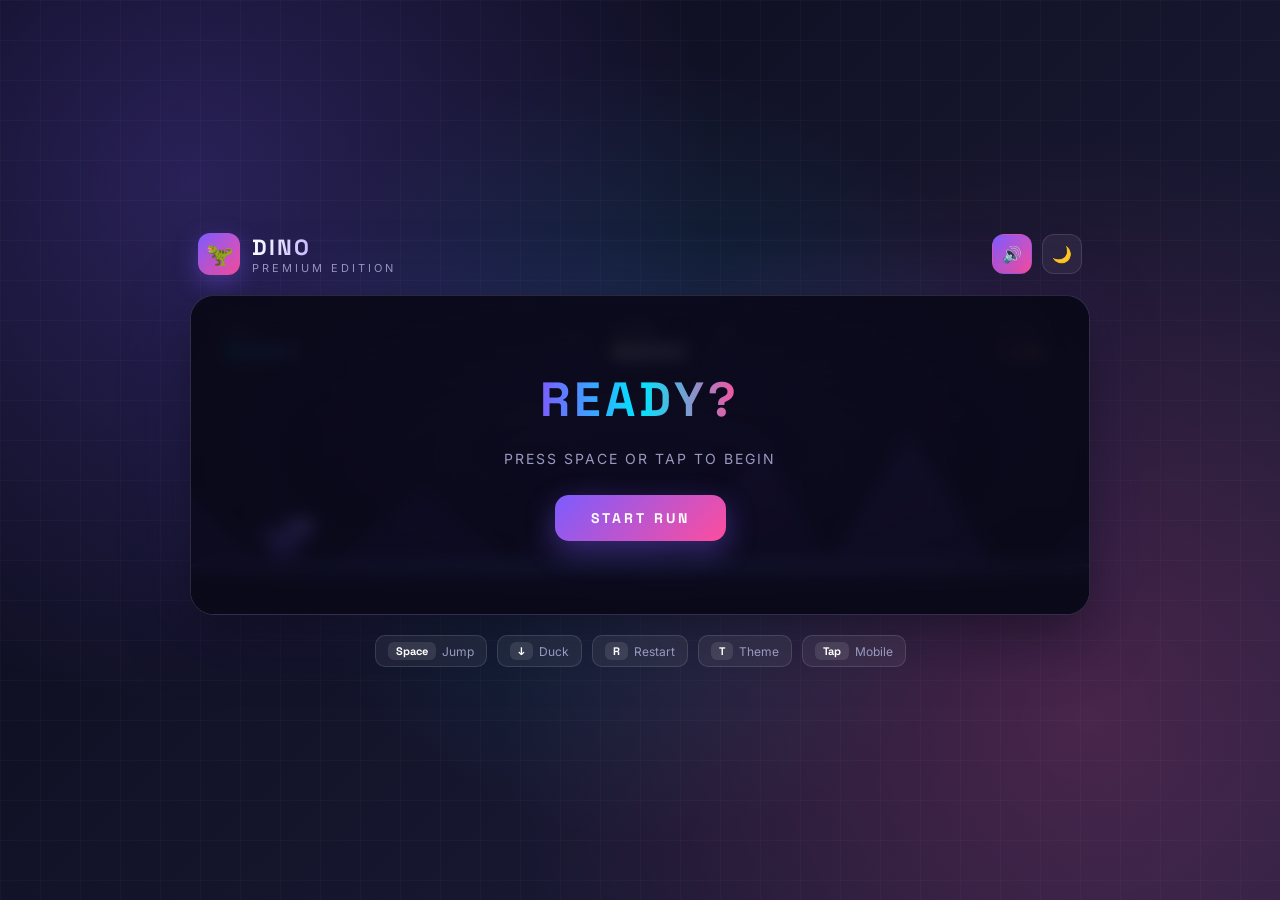
<file: Dino game/index.html>
<!DOCTYPE html>
<html lang="en">
<head>
<meta charset="UTF-8">
<title>DINO — Premium Edition</title>
<link rel="preconnect" href="https://fonts.googleapis.com">
<link rel="preconnect" href="https://fonts.gstatic.com" crossorigin>
<link href="https://fonts.googleapis.com/css2?family=Inter:wght@400;600;800;900&family=Space+Grotesk:wght@500;700&display=swap" rel="stylesheet">
<style>
  :root {
    /* Dark theme (default) */
    --bg-0: #0a0a1a;
    --bg-1: #14142b;
    --bg-2: #1f1f3d;
    --accent-1: #7c5cff;
    --accent-2: #00e5ff;
    --accent-3: #ff4d9d;
    --text: #ffffff;
    --text-dim: #9a9ac0;
    --glass: rgba(255, 255, 255, 0.06);
    --glass-border: rgba(255, 255, 255, 0.12);
    --mesh-1: rgba(124, 92, 255, 0.25);
    --mesh-2: rgba(255, 77, 157, 0.2);
    --mesh-3: rgba(0, 229, 255, 0.12);
    --grid: rgba(255,255,255,0.025);
    --shadow: 0 20px 60px rgba(0,0,0,0.5);
    --game-shadow: 0 20px 60px rgba(0,0,0,0.5), 0 0 0 1px rgba(255,255,255,0.05) inset, 0 0 80px rgba(124, 92, 255, 0.15);
  }

  [data-theme="light"] {
    --bg-0: #fafaf7;
    --bg-1: #ffffff;
    --bg-2: #f0efe8;
    --accent-1: #ff7a59;
    --accent-2: #4a90e2;
    --accent-3: #ffb347;
    --text: #1a1a2e;
    --text-dim: #6b6b80;
    --glass: rgba(255, 255, 255, 0.7);
    --glass-border: rgba(0, 0, 0, 0.08);
    --mesh-1: rgba(255, 122, 89, 0.18);
    --mesh-2: rgba(255, 179, 71, 0.15);
    --mesh-3: rgba(74, 144, 226, 0.12);
    --grid: rgba(0,0,0,0.03);
    --shadow: 0 20px 60px rgba(0,0,0,0.08);
    --game-shadow: 0 20px 60px rgba(0,0,0,0.1), 0 0 0 1px rgba(0,0,0,0.05) inset;
  }

  * { margin: 0; padding: 0; box-sizing: border-box; }

  html, body {
    height: 100%;
    overflow: hidden;
    font-family: 'Inter', system-ui, sans-serif;
    color: var(--text);
    background: var(--bg-0);
    transition: background 0.6s ease, color 0.4s ease;
  }

  body {
    background:
      radial-gradient(circle at 15% 20%, var(--mesh-1), transparent 40%),
      radial-gradient(circle at 85% 80%, var(--mesh-2), transparent 45%),
      radial-gradient(circle at 50% 50%, var(--mesh-3), transparent 50%),
      linear-gradient(135deg, var(--bg-0) 0%, var(--bg-1) 50%, var(--bg-2) 100%);
    animation: bgShift 20s ease-in-out infinite alternate;
  }
  @keyframes bgShift {
    0%   { background-position: 0% 0%, 100% 100%, 50% 50%, 0 0; }
    100% { background-position: 20% 10%, 80% 90%, 60% 40%, 0 0; }
  }

  body::before {
    content: '';
    position: fixed; inset: 0;
    background-image:
      linear-gradient(var(--grid) 1px, transparent 1px),
      linear-gradient(90deg, var(--grid) 1px, transparent 1px);
    background-size: 40px 40px;
    pointer-events: none;
    z-index: 0;
  }

  .app {
    position: relative;
    z-index: 1;
    display: flex;
    flex-direction: column;
    align-items: center;
    justify-content: center;
    min-height: 100vh;
    padding: 20px;
    gap: 20px;
  }

  .header {
    width: 100%;
    max-width: 900px;
    display: flex;
    align-items: center;
    justify-content: space-between;
    padding: 0 8px;
  }

  .brand {
    display: flex;
    align-items: center;
    gap: 12px;
  }
  .brand-logo {
    width: 42px; height: 42px;
    border-radius: 12px;
    background: linear-gradient(135deg, var(--accent-1), var(--accent-3));
    display: grid; place-items: center;
    font-size: 22px;
    box-shadow: 0 8px 24px rgba(124, 92, 255, 0.4);
    transition: background 0.4s ease;
  }
  .brand-text h1 {
    font-family: 'Space Grotesk', sans-serif;
    font-size: 22px;
    font-weight: 700;
    letter-spacing: 2px;
    background: linear-gradient(90deg, var(--text), var(--accent-1));
    -webkit-background-clip: text;
    background-clip: text;
    color: transparent;
  }
  .brand-text p {
    font-size: 11px;
    color: var(--text-dim);
    letter-spacing: 3px;
    text-transform: uppercase;
  }

  .header-actions {
    display: flex;
    gap: 10px;
  }
  .icon-btn {
    width: 40px; height: 40px;
    border-radius: 12px;
    background: var(--glass);
    border: 1px solid var(--glass-border);
    backdrop-filter: blur(10px);
    -webkit-backdrop-filter: blur(10px);
    color: var(--text);
    cursor: pointer;
    display: grid; place-items: center;
    transition: all 0.25s ease;
    font-size: 16px;
  }
  .icon-btn:hover {
    transform: translateY(-2px);
    box-shadow: 0 6px 20px rgba(124, 92, 255, 0.25);
  }
  .icon-btn.active {
    background: linear-gradient(135deg, var(--accent-1), var(--accent-3));
    border-color: transparent;
    color: #fff;
  }

  .game-wrap {
    position: relative;
    width: 100%;
    max-width: 900px;
    aspect-ratio: 900 / 320;
    border-radius: 24px;
    overflow: hidden;
    background: linear-gradient(180deg, #1a1035 0%, #0f0a20 100%);
    border: 1px solid var(--glass-border);
    box-shadow: var(--game-shadow);
    transition: box-shadow 0.4s ease, border-color 0.4s ease;
  }

  canvas {
    display: block;
    width: 100%;
    height: 100%;
    image-rendering: pixelated;
  }

  .hud {
    position: absolute;
    top: 16px; left: 16px; right: 16px;
    display: flex;
    justify-content: space-between;
    pointer-events: none;
    z-index: 5;
  }

  .stat-card {
    background: rgba(10, 10, 26, 0.55);
    backdrop-filter: blur(16px);
    -webkit-backdrop-filter: blur(16px);
    border: 1px solid var(--glass-border);
    border-radius: 14px;
    padding: 10px 16px;
    display: flex;
    flex-direction: column;
    gap: 2px;
    min-width: 90px;
    transition: background 0.4s ease, border-color 0.4s ease;
  }
  [data-theme="light"] .stat-card {
    background: rgba(255, 255, 255, 0.75);
  }
  .stat-card .label {
    font-size: 10px;
    letter-spacing: 2px;
    color: var(--text-dim);
    text-transform: uppercase;
    font-weight: 600;
  }
  .stat-card .value {
    font-family: 'Space Grotesk', sans-serif;
    font-size: 22px;
    font-weight: 700;
    letter-spacing: 1px;
    background: linear-gradient(90deg, #fff, #c8b8ff);
    -webkit-background-clip: text;
    background-clip: text;
    color: transparent;
  }
  [data-theme="light"] .stat-card .value {
    background: linear-gradient(90deg, #1a1a2e, #ff7a59);
    -webkit-background-clip: text;
    background-clip: text;
    color: transparent;
  }
  .stat-card.hi .value {
    background: linear-gradient(90deg, #00e5ff, #7c5cff);
    -webkit-background-clip: text;
    background-clip: text;
    color: transparent;
  }
  [data-theme="light"] .stat-card.hi .value {
    background: linear-gradient(90deg, #4a90e2, #ff7a59);
    -webkit-background-clip: text;
    background-clip: text;
    color: transparent;
  }
  .stat-card.speed .value {
    background: linear-gradient(90deg, #ff4d9d, #ffb347);
    -webkit-background-clip: text;
    background-clip: text;
    color: transparent;
  }
  [data-theme="light"] .stat-card.speed .value {
    background: linear-gradient(90deg, #ff7a59, #ffb347);
    -webkit-background-clip: text;
    background-clip: text;
    color: transparent;
  }

  .overlay {
    position: absolute;
    inset: 0;
    display: flex;
    flex-direction: column;
    align-items: center;
    justify-content: center;
    gap: 20px;
    background: radial-gradient(ellipse at center, rgba(10,10,26,0.7), rgba(10,10,26,0.95));
    backdrop-filter: blur(8px);
    -webkit-backdrop-filter: blur(8px);
    z-index: 10;
    opacity: 0;
    pointer-events: none;
    transition: opacity 0.4s ease, background 0.4s ease;
  }
  [data-theme="light"] .overlay {
    background: radial-gradient(ellipse at center, rgba(255,255,255,0.7), rgba(250,250,247,0.95));
  }
  .overlay.show {
    opacity: 1;
    pointer-events: auto;
  }

  .overlay h2 {
    font-family: 'Space Grotesk', sans-serif;
    font-size: 48px;
    font-weight: 700;
    letter-spacing: 4px;
    background: linear-gradient(90deg, #7c5cff, #00e5ff, #ff4d9d);
    -webkit-background-clip: text;
    background-clip: text;
    color: transparent;
    text-align: center;
  }
  [data-theme="light"] .overlay h2 {
    background: linear-gradient(90deg, #ff7a59, #4a90e2, #ffb347);
    -webkit-background-clip: text;
    background-clip: text;
    color: transparent;
  }
  .overlay p {
    color: var(--text-dim);
    font-size: 14px;
    letter-spacing: 2px;
    text-transform: uppercase;
  }

  .game-over-title {
    font-family: 'Space Grotesk', sans-serif;
    font-size: 42px;
    font-weight: 700;
    letter-spacing: 6px;
    background: linear-gradient(90deg, #ff4d9d, #ff8a5c);
    -webkit-background-clip: text;
    background-clip: text;
    color: transparent;
  }
  [data-theme="light"] .game-over-title {
    background: linear-gradient(90deg, #ff7a59, #ffb347);
    -webkit-background-clip: text;
    background-clip: text;
    color: transparent;
  }

  .stats-grid {
    display: grid;
    grid-template-columns: repeat(3, 1fr);
    gap: 14px;
    margin-top: 10px;
  }
  .stats-grid .stat-card {
    min-width: 120px;
    text-align: center;
  }

  .btn-primary {
    margin-top: 8px;
    padding: 14px 36px;
    font-family: 'Space Grotesk', sans-serif;
    font-size: 14px;
    font-weight: 700;
    letter-spacing: 3px;
    text-transform: uppercase;
    color: #fff;
    background: linear-gradient(135deg, var(--accent-1), var(--accent-3));
    border: none;
    border-radius: 14px;
    cursor: pointer;
    box-shadow: 0 10px 30px rgba(124, 92, 255, 0.4);
    transition: all 0.2s ease;
  }
  .btn-primary:hover {
    transform: translateY(-2px);
    box-shadow: 0 14px 40px rgba(124, 92, 255, 0.6);
  }
  .btn-primary:active { transform: translateY(0); }

  .achievement {
    position: absolute;
    top: 80px;
    left: 50%;
    transform: translate(-50%, -20px);
    background: linear-gradient(135deg, rgba(124, 92, 255, 0.9), rgba(255, 77, 157, 0.9));
    padding: 10px 22px;
    border-radius: 100px;
    font-family: 'Space Grotesk', sans-serif;
    font-weight: 700;
    font-size: 14px;
    letter-spacing: 2px;
    color: #fff;
    box-shadow: 0 10px 30px rgba(124, 92, 255, 0.5);
    opacity: 0;
    pointer-events: none;
    transition: all 0.4s cubic-bezier(0.34, 1.56, 0.64, 1);
    z-index: 20;
  }
  [data-theme="light"] .achievement {
    background: linear-gradient(135deg, rgba(255, 122, 89, 0.95), rgba(255, 179, 71, 0.95));
    box-shadow: 0 10px 30px rgba(255, 122, 89, 0.4);
  }
  .achievement.show {
    opacity: 1;
    transform: translate(-50%, 0);
  }

  .footer {
    display: flex;
    gap: 10px;
    flex-wrap: wrap;
    justify-content: center;
  }
  .key {
    display: inline-flex;
    align-items: center;
    gap: 6px;
    padding: 6px 12px;
    background: var(--glass);
    border: 1px solid var(--glass-border);
    border-radius: 10px;
    font-size: 12px;
    color: var(--text-dim);
    backdrop-filter: blur(10px);
    transition: background 0.4s ease, border-color 0.4s ease;
  }
  .key kbd {
    font-family: 'Space Grotesk', sans-serif;
    font-weight: 700;
    color: var(--text);
    background: rgba(255,255,255,0.1);
    padding: 2px 8px;
    border-radius: 6px;
    font-size: 11px;
  }
  [data-theme="light"] .key kbd {
    background: rgba(0,0,0,0.08);
  }

  @media (max-width: 640px) {
    .overlay h2 { font-size: 32px; }
    .stats-grid { grid-template-columns: 1fr; }
    .stats-grid .stat-card { min-width: 200px; }
    .stat-card .value { font-size: 18px; }
    .brand-text h1 { font-size: 18px; }
  }
</style>
</head>
<body data-theme="dark">
  <div class="app">
    <div class="header">
      <div class="brand">
        <div class="brand-logo">🦖</div>
        <div class="brand-text">
          <h1>DINO</h1>
          <p>Premium Edition</p>
        </div>
      </div>
      <div class="header-actions">
        <button class="icon-btn active" id="soundBtn" title="Toggle sound">🔊</button>
        <button class="icon-btn" id="themeBtn" title="Toggle theme">🌙</button>
      </div>
    </div>

    <div class="game-wrap" id="gameWrap">
      <canvas id="game" width="900" height="320"></canvas>

      <div class="hud">
        <div class="stat-card hi">
          <span class="label">Best</span>
          <span class="value" id="hiVal">00000</span>
        </div>
        <div class="stat-card">
          <span class="label">Score</span>
          <span class="value" id="scoreVal">00000</span>
        </div>
        <div class="stat-card speed">
          <span class="label">Speed</span>
          <span class="value" id="speedVal">1.0x</span>
        </div>
      </div>

      <div class="achievement" id="achievement">🏆 MILESTONE</div>

      <div class="overlay show" id="startScreen">
        <h2>READY?</h2>
        <p>Press Space or tap to begin</p>
        <button class="btn-primary" id="startBtn">Start Run</button>
      </div>

      <div class="overlay" id="gameOverScreen">
        <div class="game-over-title">GAME OVER</div>
        <div class="stats-grid">
          <div class="stat-card">
            <span class="label">Score</span>
            <span class="value" id="finalScore">0</span>
          </div>
          <div class="stat-card hi">
            <span class="label">Best</span>
            <span class="value" id="finalHi">0</span>
          </div>
          <div class="stat-card speed">
            <span class="label">Top Speed</span>
            <span class="value" id="finalSpeed">1.0x</span>
          </div>
        </div>
        <button class="btn-primary" id="retryBtn">Run Again</button>
      </div>
    </div>

    <div class="footer">
      <span class="key"><kbd>Space</kbd> Jump</span>
      <span class="key"><kbd>↓</kbd> Duck</span>
      <span class="key"><kbd>R</kbd> Restart</span>
      <span class="key"><kbd>T</kbd> Theme</span>
      <span class="key"><kbd>Tap</kbd> Mobile</span>
    </div>
  </div>

<script>
(() => {
  const canvas = document.getElementById('game');
  const ctx = canvas.getContext('2d');
  const gameWrap = document.getElementById('gameWrap');
  const W = canvas.width, H = canvas.height;
  const GROUND_Y = H - 50;

  const scoreEl = document.getElementById('scoreVal');
  const hiEl = document.getElementById('hiVal');
  const speedEl = document.getElementById('speedVal');
  const startScreen = document.getElementById('startScreen');
  const gameOverScreen = document.getElementById('gameOverScreen');
  const finalScore = document.getElementById('finalScore');
  const finalHi = document.getElementById('finalHi');
  const finalSpeed = document.getElementById('finalSpeed');
  const achievement = document.getElementById('achievement');
  const soundBtn = document.getElementById('soundBtn');
  const themeBtn = document.getElementById('themeBtn');

  // Theme system
  const themes = {
    dark: {
      // Canvas background
      bgTop: '#1a1035',
      bgMid: '#120a28',
      bgBot: '#0a0618',
      vignette: 'rgba(0,0,0,0.4)',
      // Dino
      dinoTop: '#a78bff',
      dinoMid: '#7c5cff',
      dinoBot: '#5a3fd6',
      dinoEye: '#00e5ff',
      dinoGlow: 'rgba(124, 92, 255, 0.3)',
      trailColor: '#7c5cff',
      // Cactus
      cactusTop: '#ff8ac4',
      cactusMid: '#ff4d9d',
      cactusBot: '#c21e6e',
      cactusGlow: 'rgba(255, 77, 157, 0.3)',
      // Ptero
      pteroTop: '#66f0ff',
      pteroBot: '#00a8cc',
      pteroEye: '#ff4d9d',
      // Ground
      groundStops: ['#7c5cff', '#00e5ff', '#ff4d9d'],
      groundGlow: 'rgba(124, 92, 255, 0.4)',
      groundBump: 'rgba(200, 184, 255, 0.4)',
      // Mountains
      mtFar: '#2a1a5e',
      mtNear: '#3d2a7a',
      // Clouds & stars
      cloud: '#a78bff',
      star: '#ffffff',
      // Particles
      particleA: '#00e5ff',
      particleB: '#ff4d9d',
      // Overlay
      overlayBg: 'linear-gradient(180deg, #1a1035 0%, #0f0a20 100%)',
    },
    light: {
      bgTop: '#fef6ec',
      bgMid: '#fdf0e0',
      bgBot: '#f8e8d0',
      vignette: 'rgba(120, 80, 40, 0.08)',
      dinoTop: '#ff9a76',
      dinoMid: '#ff7a59',
      dinoBot: '#e05a3a',
      dinoEye: '#2d2d44',
      dinoGlow: 'rgba(255, 122, 89, 0.25)',
      trailColor: '#ff7a59',
      cactusTop: '#a8d8a8',
      cactusMid: '#6fb86f',
      cactusBot: '#3d8a3d',
      cactusGlow: 'rgba(111, 184, 111, 0.25)',
      pteroTop: '#8bb8e8',
      pteroBot: '#4a7fb8',
      pteroEye: '#ff7a59',
      groundStops: ['#ff7a59', '#ffb347', '#4a90e2'],
      groundGlow: 'rgba(255, 122, 89, 0.3)',
      groundBump: 'rgba(120, 80, 40, 0.25)',
      mtFar: '#e8d4bc',
      mtNear: '#d4b896',
      cloud: '#ffffff',
      star: '#ffb347',
      particleA: '#4a90e2',
      particleB: '#ff7a59',
      overlayBg: 'linear-gradient(180deg, #fef6ec 0%, #fdf0e0 100%)',
    }
  };

  const state = {
    running: false,
    gameOver: false,
    speed: 6,
    baseSpeed: 6,
    maxSpeed: 14,
    topSpeed: 6,
    score: 0,
    highScore: parseInt(localStorage.getItem('dinoHi') || '0'),
    frame: 0,
    soundOn: true,
    lastMilestone: 0,
    theme: localStorage.getItem('dinoTheme') || 'dark',
  };

  function applyTheme() {
    document.body.setAttribute('data-theme', state.theme);
    themeBtn.textContent = state.theme === 'dark' ? '🌙' : '☀️';
    gameWrap.style.background = themes[state.theme].overlayBg;
    localStorage.setItem('dinoTheme', state.theme);
  }
  applyTheme();
  function T() { return themes[state.theme]; }

  hiEl.textContent = String(state.highScore).padStart(5, '0');

  // Audio
  let audioCtx = null;
  function initAudio() {
    if (!audioCtx) {
      try { audioCtx = new (window.AudioContext || window.webkitAudioContext)(); } catch(e) {}
    }
  }
  function playTone(freq, duration, type = 'sine', vol = 0.1) {
    if (!state.soundOn || !audioCtx) return;
    const osc = audioCtx.createOscillator();
    const gain = audioCtx.createGain();
    osc.type = type;
    osc.frequency.value = freq;
    gain.gain.setValueAtTime(vol, audioCtx.currentTime);
    gain.gain.exponentialRampToValueAtTime(0.001, audioCtx.currentTime + duration);
    osc.connect(gain);
    gain.connect(audioCtx.destination);
    osc.start();
    osc.stop(audioCtx.currentTime + duration);
  }
  function sfxJump() { playTone(600, 0.1, 'square', 0.08); setTimeout(() => playTone(900, 0.08, 'square', 0.06), 50); }
  function sfxScore() { playTone(880, 0.1, 'sine', 0.1); setTimeout(() => playTone(1320, 0.15, 'sine', 0.1), 80); }
  function sfxDie() { playTone(200, 0.3, 'sawtooth', 0.15); setTimeout(() => playTone(100, 0.4, 'sawtooth', 0.15), 150); }

  // Particles
  const particles = [];
  function spawnParticle(x, y, color) {
    particles.push({
      x, y,
      vx: (Math.random() - 0.5) * 3,
      vy: -Math.random() * 3 - 1,
      life: 30, maxLife: 30,
      color,
      size: 2 + Math.random() * 2,
    });
  }
  function updateParticles() {
    for (let i = particles.length - 1; i >= 0; i--) {
      const p = particles[i];
      p.x += p.vx; p.y += p.vy; p.vy += 0.15;
      p.life--;
      if (p.life <= 0) particles.splice(i, 1);
    }
  }
  function drawParticles() {
    for (const p of particles) {
      ctx.globalAlpha = p.life / p.maxLife;
      ctx.fillStyle = p.color;
      ctx.fillRect(p.x, p.y, p.size, p.size);
    }
    ctx.globalAlpha = 1;
  }

  // Dino
  const dino = {
    x: 70, y: GROUND_Y - 50, w: 50, h: 50,
    vy: 0, gravity: 0.65, jumpPower: -13,
    onGround: true, ducking: false,
    legFrame: 0, legTimer: 0,
    trail: [],
    reset() {
      this.y = GROUND_Y - 50;
      this.vy = 0;
      this.onGround = true;
      this.ducking = false;
      this.w = 50; this.h = 50;
      this.trail = [];
    },
    jump() {
      if (this.onGround) {
        this.vy = this.jumpPower;
        this.onGround = false;
        this.ducking = false;
        this.w = 50; this.h = 50;
        this.y = GROUND_Y - 50;
        sfxJump();
        for (let i = 0; i < 6; i++) spawnParticle(this.x + 20, GROUND_Y, T().trailColor);
      }
    },
    duck(on) {
      if (!this.onGround) {
        if (on && this.vy < 10) this.vy = 10;
        return;
      }
      this.ducking = on;
      if (on) {
        this.w = 68; this.h = 32;
        this.y = GROUND_Y - 32;
      } else {
        this.w = 50; this.h = 50;
        this.y = GROUND_Y - 50;
      }
    },
    update() {
      this.vy += this.gravity;
      this.y += this.vy;
      if (this.y >= GROUND_Y - this.h) {
        this.y = GROUND_Y - this.h;
        this.vy = 0;
        this.onGround = true;
      }
      this.legTimer++;
      if (this.legTimer > 5) {
        this.legTimer = 0;
        this.legFrame = (this.legFrame + 1) % 2;
      }
      if (state.frame % 2 === 0) {
        this.trail.push({ x: this.x + 10, y: this.y + this.h / 2, life: 15 });
      }
      for (let i = this.trail.length - 1; i >= 0; i--) {
        this.trail[i].life--;
        if (this.trail[i].life <= 0) this.trail.splice(i, 1);
      }
    },
    draw() {
      const t = T();
      // Trail
      for (const tr of this.trail) {
        const alpha = tr.life / 15;
        ctx.globalAlpha = alpha * 0.4;
        ctx.fillStyle = t.trailColor;
        ctx.beginPath();
        ctx.arc(tr.x, tr.y, 4 * alpha, 0, Math.PI * 2);
        ctx.fill();
      }
      ctx.globalAlpha = 1;

      // Glow
      const grad = ctx.createRadialGradient(this.x + 25, this.y + 25, 5, this.x + 25, this.y + 25, 50);
      grad.addColorStop(0, t.dinoGlow);
      grad.addColorStop(1, 'rgba(0,0,0,0)');
      ctx.fillStyle = grad;
      ctx.fillRect(this.x - 25, this.y - 25, 100, 100);

      const bodyGrad = ctx.createLinearGradient(this.x, this.y, this.x, this.y + this.h);
      bodyGrad.addColorStop(0, t.dinoTop);
      bodyGrad.addColorStop(0.5, t.dinoMid);
      bodyGrad.addColorStop(1, t.dinoBot);

      if (this.ducking) {
        ctx.fillStyle = bodyGrad;
        ctx.fillRect(this.x, this.y + 4, 54, 22);
        ctx.fillRect(this.x + 44, this.y, 24, 16);
        ctx.fillRect(this.x + 62, this.y + 10, 8, 4);
        ctx.fillStyle = t.dinoEye;
        ctx.fillRect(this.x + 58, this.y + 4, 3, 3);
        ctx.fillStyle = bodyGrad;
        if (this.legFrame === 0) {
          ctx.fillRect(this.x + 10, this.y + 26, 7, 6);
          ctx.fillRect(this.x + 26, this.y + 26, 7, 6);
        } else {
          ctx.fillRect(this.x + 16, this.y + 26, 7, 6);
          ctx.fillRect(this.x + 32, this.y + 26, 7, 6);
        }
        ctx.fillRect(this.x - 6, this.y + 8, 8, 8);
      } else {
        ctx.fillStyle = bodyGrad;
        ctx.fillRect(this.x + 8, this.y + 16, 30, 22);
        ctx.fillRect(this.x + 26, this.y + 4, 26, 18);
        ctx.fillRect(this.x + 42, this.y + 16, 10, 5);
        ctx.fillStyle = t.dinoEye;
        ctx.fillRect(this.x + 42, this.y + 8, 4, 4);
        ctx.fillStyle = '#fff';
        ctx.fillRect(this.x + 43, this.y + 9, 1, 1);
        ctx.fillStyle = bodyGrad;
        ctx.fillRect(this.x + 24, this.y + 28, 5, 9);
        ctx.fillRect(this.x, this.y + 18, 10, 7);
        ctx.fillRect(this.x - 3, this.y + 16, 5, 5);
        if (this.onGround) {
          if (this.legFrame === 0) {
            ctx.fillRect(this.x + 12, this.y + 38, 7, 12);
            ctx.fillRect(this.x + 26, this.y + 38, 7, 7);
          } else {
            ctx.fillRect(this.x + 12, this.y + 38, 7, 7);
            ctx.fillRect(this.x + 26, this.y + 38, 7, 12);
          }
        } else {
          ctx.fillRect(this.x + 12, this.y + 38, 7, 7);
          ctx.fillRect(this.x + 26, this.y + 38, 7, 7);
        }
      }
    },
    getHitbox() {
      if (this.ducking) {
        return { x: this.x + 6, y: this.y + 6, w: this.w - 12, h: this.h - 8 };
      }
      return { x: this.x + 8, y: this.y + 6, w: this.w - 16, h: this.h - 8 };
    }
  };

  // Obstacles
  const obstacles = [];
  let obstacleTimer = 0;

  function spawnObstacle() {
    const r = Math.random();
    if (state.score > 300 && r < 0.25) {
      const heights = [GROUND_Y - 80, GROUND_Y - 55, GROUND_Y - 35];
      const y = heights[Math.floor(Math.random() * heights.length)];
      obstacles.push({
        type: 'ptero', x: W + 20, y: y, w: 48, h: 34,
        frame: 0, frameTimer: 0,
      });
    } else {
      const variants = [
        { w: 18, h: 36 }, { w: 26, h: 50 },
        { w: 40, h: 36 }, { w: 56, h: 50 },
      ];
      const v = variants[Math.floor(Math.random() * variants.length)];
      obstacles.push({
        type: 'cactus', x: W + 20, y: GROUND_Y - v.h,
        w: v.w, h: v.h, variant: v,
      });
    }
  }

  function drawCactus(o) {
    const t = T();
    const { w, h } = o.variant;
    const grad = ctx.createRadialGradient(o.x + w/2, o.y + h/2, 2, o.x + w/2, o.y + h/2, w);
    grad.addColorStop(0, t.cactusGlow);
    grad.addColorStop(1, 'rgba(0,0,0,0)');
    ctx.fillStyle = grad;
    ctx.fillRect(o.x - w/2, o.y - h/4, w * 2, h * 1.5);

    const cGrad = ctx.createLinearGradient(o.x, o.y, o.x, o.y + h);
    cGrad.addColorStop(0, t.cactusTop);
    cGrad.addColorStop(0.5, t.cactusMid);
    cGrad.addColorStop(1, t.cactusBot);
    ctx.fillStyle = cGrad;

    if (w <= 18) {
      ctx.fillRect(o.x + 5, o.y, 8, h);
      ctx.fillRect(o.x, o.y + 10, 5, 12);
      ctx.fillRect(o.x + 13, o.y + 14, 5, 10);
    } else if (w <= 26) {
      ctx.fillRect(o.x + 8, o.y, 10, h);
      ctx.fillRect(o.x, o.y + 12, 8, 16);
      ctx.fillRect(o.x + 18, o.y + 18, 8, 14);
    } else if (w <= 40) {
      for (let i = 0; i < 2; i++) {
        const cx = o.x + i * 18;
        ctx.fillRect(cx + 5, o.y, 8, h);
        ctx.fillRect(cx, o.y + 10, 5, 12);
        ctx.fillRect(cx + 13, o.y + 14, 5, 10);
      }
    } else {
      for (let i = 0; i < 3; i++) {
        const cx = o.x + i * 18;
        ctx.fillRect(cx + 8, o.y, 10, h);
        ctx.fillRect(cx, o.y + 12, 8, 16);
        ctx.fillRect(cx + 18, o.y + 18, 8, 14);
      }
    }
  }

  function drawPtero(o) {
    const t = T();
    const grad = ctx.createLinearGradient(o.x, o.y, o.x, o.y + o.h);
    grad.addColorStop(0, t.pteroTop);
    grad.addColorStop(1, t.pteroBot);
    ctx.fillStyle = grad;
    ctx.fillRect(o.x + 12, o.y + 14, 26, 10);
    ctx.fillRect(o.x + 34, o.y + 12, 14, 10);
    ctx.fillRect(o.x + 44, o.y + 16, 8, 5);
    ctx.fillStyle = t.pteroEye;
    ctx.fillRect(o.x + 40, o.y + 14, 3, 3);
    ctx.fillStyle = grad;
    if (o.frame === 0) {
      ctx.fillRect(o.x + 14, o.y, 22, 14);
    } else {
      ctx.fillRect(o.x + 14, o.y + 24, 22, 10);
    }
  }

  // Ground
  const ground = {
    segments: [],
    init() {
      this.segments = [];
      const count = Math.ceil((W + 60) / 30);
      for (let i = 0; i < count; i++) {
        this.segments.push({
          x: i * 30,
          bumps: Math.random() < 0.35 ? 1 : 0,
        });
      }
    },
    update() {
      for (const s of this.segments) {
        s.x -= state.speed;
        if (s.x < -30) {
          s.x += this.segments.length * 30;
          s.bumps = Math.random() < 0.35 ? 1 : 0;
        }
      }
    },
    draw() {
      const t = T();
      const g = ctx.createLinearGradient(0, GROUND_Y, W, GROUND_Y);
      g.addColorStop(0, t.groundStops[0]);
      g.addColorStop(0.5, t.groundStops[1]);
      g.addColorStop(1, t.groundStops[2]);
      ctx.fillStyle = g;
      ctx.fillRect(0, GROUND_Y, W, 3);

      const glow = ctx.createLinearGradient(0, GROUND_Y, 0, GROUND_Y + 30);
      glow.addColorStop(0, t.groundGlow);
      glow.addColorStop(1, 'rgba(0,0,0,0)');
      ctx.fillStyle = glow;
      ctx.fillRect(0, GROUND_Y, W, 30);

      ctx.fillStyle = t.groundBump;
      for (const s of this.segments) {
        if (s.bumps) {
          ctx.fillRect(s.x + 4, GROUND_Y + 8, 8, 2);
          ctx.fillRect(s.x + 16, GROUND_Y + 14, 5, 2);
        }
      }
    }
  };

  // Mountains
  const mountains = [];
  function initMountains() {
    mountains.length = 0;
    for (let i = 0; i < 8; i++) {
      mountains.push({
        x: i * 180,
        h: 60 + Math.random() * 80,
        w: 140 + Math.random() * 60,
        layer: Math.random() < 0.5 ? 0 : 1,
      });
    }
  }
  function drawMountains() {
    const t = T();
    for (const m of mountains) {
      m.x -= state.speed * (m.layer === 0 ? 0.3 : 0.6);
      if (m.x + m.w < 0) {
        m.x += mountains.length * 180;
        m.h = 60 + Math.random() * 80;
      }
      ctx.fillStyle = m.layer === 0 ? t.mtFar : t.mtNear;
      ctx.globalAlpha = 0.55;
      ctx.beginPath();
      ctx.moveTo(m.x, GROUND_Y);
      ctx.lineTo(m.x + m.w / 2, GROUND_Y - m.h);
      ctx.lineTo(m.x + m.w, GROUND_Y);
      ctx.closePath();
      ctx.fill();
    }
    ctx.globalAlpha = 1;
  }

  // Clouds
  const clouds = [];
  function spawnCloud() {
    clouds.push({
      x: W + 20,
      y: 20 + Math.random() * 100,
      speed: 0.8 + Math.random() * 0.6,
      scale: 0.7 + Math.random() * 0.6,
    });
  }
  function drawCloud(c) {
    const t = T();
    ctx.globalAlpha = state.theme === 'dark' ? 0.3 * c.scale : 0.7 * c.scale;
    ctx.fillStyle = t.cloud;
    const s = c.scale;
    ctx.fillRect(c.x, c.y + 6 * s, 40 * s, 8 * s);
    ctx.fillRect(c.x + 8 * s, c.y, 24 * s, 6 * s);
    ctx.fillRect(c.x + 4 * s, c.y + 14 * s, 30 * s, 6 * s);
    ctx.globalAlpha = 1;
  }

  // Stars (only in dark mode)
  const stars = [];
  function initStars() {
    stars.length = 0;
    for (let i = 0; i < 40; i++) {
      stars.push({
        x: Math.random() * W,
        y: Math.random() * 150,
        size: Math.random() < 0.3 ? 2 : 1,
        twinkle: Math.random() * 60,
        speed: Math.random() * 0.3,
      });
    }
  }
  function drawStars() {
    if (state.theme === 'light') return;
    const t = T();
    for (const s of stars) {
      s.twinkle = (s.twinkle + 1) % 60;
      s.x -= s.speed;
      if (s.x < 0) s.x = W;
      const alpha = 0.3 + 0.7 * (s.twinkle < 30 ? s.twinkle / 30 : (60 - s.twinkle) / 30);
      ctx.globalAlpha = alpha;
      ctx.fillStyle = t.star;
      ctx.fillRect(s.x, s.y, s.size, s.size);
    }
    ctx.globalAlpha = 1;
  }

  // Input
  window.addEventListener('keydown', (e) => {
    if (['Space', 'ArrowUp', 'ArrowDown'].includes(e.code)) e.preventDefault();
    initAudio();
    if (e.code === 'KeyT') { toggleTheme(); return; }
    if (!state.running && !state.gameOver) {
      if (e.code === 'Space' || e.code === 'ArrowUp' || e.code === 'ArrowDown') startGame();
      return;
    }
    if (state.gameOver) {
      if (e.code === 'Space' || e.code === 'KeyR' || e.code === 'ArrowUp') resetGame();
      return;
    }
    if (e.code === 'Space' || e.code === 'ArrowUp') dino.jump();
    if (e.code === 'ArrowDown') dino.duck(true);
  });
  window.addEventListener('keyup', (e) => {
    if (e.code === 'ArrowDown') dino.duck(false);
  });

  function handleTap() {
    initAudio();
    if (!state.running && !state.gameOver) { startGame(); return; }
    if (state.gameOver) { resetGame(); return; }
    dino.jump();
  }
  canvas.addEventListener('touchstart', (e) => { e.preventDefault(); handleTap(); }, { passive: false });
  canvas.addEventListener('mousedown', handleTap);

  document.getElementById('startBtn').addEventListener('click', (e) => { e.stopPropagation(); initAudio(); startGame(); });
  document.getElementById('retryBtn').addEventListener('click', (e) => { e.stopPropagation(); resetGame(); });

  soundBtn.addEventListener('click', () => {
    state.soundOn = !state.soundOn;
    soundBtn.textContent = state.soundOn ? '🔊' : '🔇';
    soundBtn.classList.toggle('active', state.soundOn);
  });

  function toggleTheme() {
    state.theme = state.theme === 'dark' ? 'light' : 'dark';
    applyTheme();
  }
  themeBtn.addEventListener('click', toggleTheme);

  // Collision
  function collide(a, b) {
    return a.x < b.x + b.w && a.x + a.w > b.x &&
           a.y < b.y + b.h && a.y + a.h > b.y;
  }

  function startGame() {
    state.running = true;
    state.gameOver = false;
    state.score = 0;
    state.speed = state.baseSpeed;
    state.topSpeed = state.baseSpeed;
    state.frame = 0;
    state.lastMilestone = 0;
    obstacles.length = 0;
    clouds.length = 0;
    particles.length = 0;
    obstacleTimer = 0;
    dino.reset();
    ground.init();
    initMountains();
    initStars();
    startScreen.classList.remove('show');
    gameOverScreen.classList.remove('show');
  }
  function resetGame() { startGame(); }
  function endGame() {
    state.running = false;
    state.gameOver = true;
    sfxDie();
    if (state.score > state.highScore) {
      state.highScore = state.score;
      localStorage.setItem('dinoHi', state.highScore);
    }
    finalScore.textContent = state.score;
    finalHi.textContent = state.highScore;
    finalSpeed.textContent = (state.topSpeed / state.baseSpeed).toFixed(1) + 'x';
    hiEl.textContent = String(state.highScore).padStart(5, '0');
    setTimeout(() => gameOverScreen.classList.add('show'), 400);
  }

  function showAchievement(text) {
    achievement.textContent = '🏆 ' + text;
    achievement.classList.add('show');
    setTimeout(() => achievement.classList.remove('show'), 1800);
  }

  function update() {
    if (!state.running) return;
    state.frame++;
    if (state.frame % 5 === 0) state.score++;
    state.speed = Math.min(state.maxSpeed, state.baseSpeed + state.score / 180);
    if (state.speed > state.topSpeed) state.topSpeed = state.speed;

    scoreEl.textContent = String(state.score).padStart(5, '0');
    speedEl.textContent = (state.speed / state.baseSpeed).toFixed(1) + 'x';

    const milestone = Math.floor(state.score / 100) * 100;
    if (milestone > 0 && milestone > state.lastMilestone && state.score === milestone) {
      state.lastMilestone = milestone;
      sfxScore();
      showAchievement(milestone + ' PTS');
      for (let i = 0; i < 20; i++) spawnParticle(dino.x + 25, dino.y + 25, i % 2 ? T().particleA : T().particleB);
    }

    dino.update();
    ground.update();

    obstacleTimer++;
    const minGap = Math.max(45, 90 - state.score / 20);
    const maxGap = Math.max(90, 150 - state.score / 20);
    const gap = minGap + Math.random() * (maxGap - minGap);
    if (obstacleTimer > gap) {
      obstacleTimer = 0;
      spawnObstacle();
    }
    for (let i = obstacles.length - 1; i >= 0; i--) {
      const o = obstacles[i];
      o.x -= state.speed;
      if (o.type === 'ptero') {
        o.frameTimer++;
        if (o.frameTimer > 10) { o.frameTimer = 0; o.frame = (o.frame + 1) % 2; }
      }
      if (o.x + o.w < 0) obstacles.splice(i, 1);
    }

    if (Math.random() < 0.008) spawnCloud();
    for (let i = clouds.length - 1; i >= 0; i--) {
      clouds[i].x -= clouds[i].speed;
      if (clouds[i].x < -60) clouds.splice(i, 1);
    }

    updateParticles();

    const hb = dino.getHitbox();
    for (const o of obstacles) {
      const ohb = o.type === 'ptero'
        ? { x: o.x + 10, y: o.y + 10, w: o.w - 18, h: o.h - 18 }
        : { x: o.x + 3, y: o.y + 3, w: o.w - 6, h: o.h - 6 };
      if (collide(hb, ohb)) { endGame(); break; }
    }
  }

  function draw() {
    const t = T();
    const bg = ctx.createLinearGradient(0, 0, 0, H);
    bg.addColorStop(0, t.bgTop);
    bg.addColorStop(0.6, t.bgMid);
    bg.addColorStop(1, t.bgBot);
    ctx.fillStyle = bg;
    ctx.fillRect(0, 0, W, H);

    const vig = ctx.createRadialGradient(W/2, H/2, 100, W/2, H/2, W * 0.7);
    vig.addColorStop(0, 'rgba(0,0,0,0)');
    vig.addColorStop(1, t.vignette);
    ctx.fillStyle = vig;
    ctx.fillRect(0, 0, W, H);

    drawStars();
    for (const c of clouds) drawCloud(c);
    drawMountains();
    ground.draw();

    for (const o of obstacles) {
      if (o.type === 'cactus') drawCactus(o);
      else drawPtero(o);
    }

    dino.draw();
    drawParticles();
  }

  function loop() {
    update();
    draw();
    requestAnimationFrame(loop);
  }

  ground.init();
  initMountains();
  initStars();
  loop();
})();
</script>
</body>
</html>
</file>
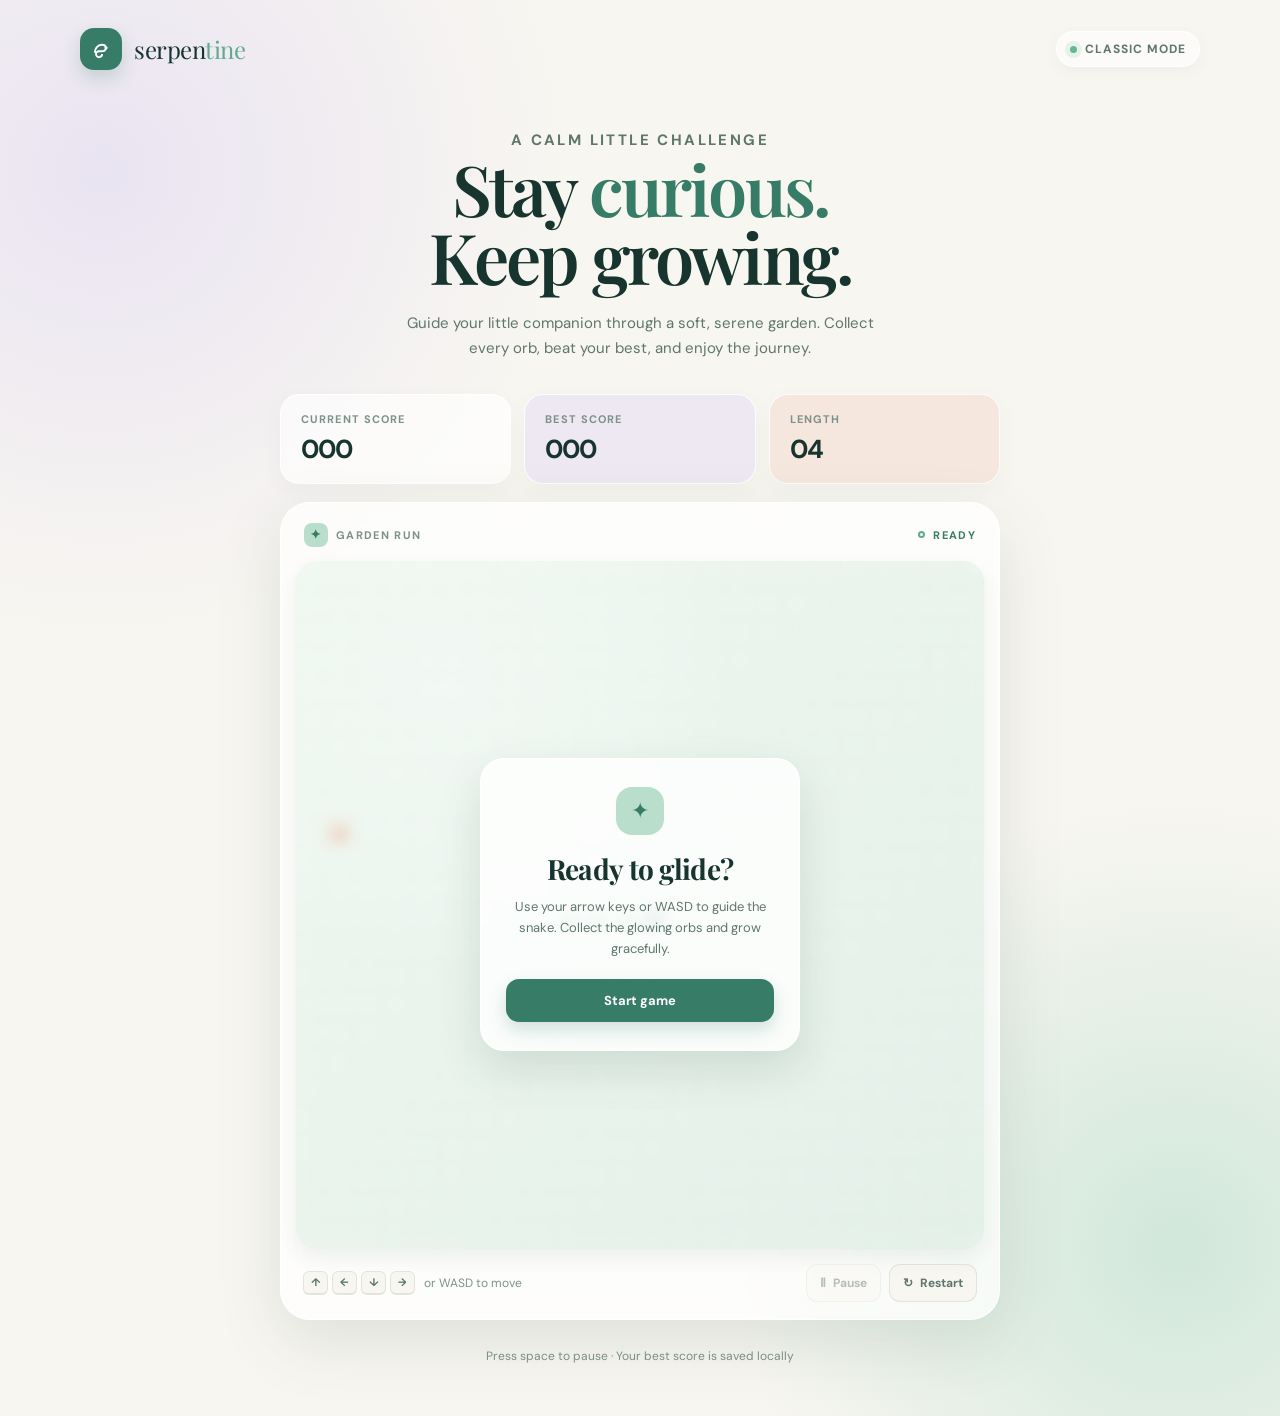
<file: Snake Game/index.html>
<!DOCTYPE html>
<html lang="en">
<head>
  <meta charset="UTF-8" />
  <meta name="viewport" content="width=device-width, initial-scale=1.0" />
  <title>Serpentine — Premium Snake</title>

  <style>
    @import url("https://fonts.googleapis.com/css2?family=DM+Sans:wght@400;500;600;700&family=Playfair+Display:wght@600&display=swap");

    :root {
      --cream: #f8f6f1;
      --cream-dark: #efebe3;
      --ink: #17352e;
      --muted: #7e9189;
      --muted-dark: #5f766d;
      --mint: #b9dfcc;
      --mint-dark: #63a98b;
      --green: #367c67;
      --purple: #e3dcf2;
      --peach: #f2d8c9;
      --white: #ffffff;
      --line: rgba(23, 53, 46, 0.09);
      --shadow: 0 22px 65px rgba(49, 83, 70, 0.13);
      --soft-shadow: 0 8px 24px rgba(49, 83, 70, 0.1);
    }

    * {
      box-sizing: border-box;
    }

    body {
      margin: 0;
      min-height: 100vh;
      color: var(--ink);
      background:
        radial-gradient(circle at 8% 12%, rgba(227, 220, 242, 0.7), transparent 27%),
        radial-gradient(circle at 92% 88%, rgba(185, 223, 204, 0.62), transparent 26%),
        var(--cream);
      font-family: "DM Sans", sans-serif;
    }

    button {
      border: 0;
      font: inherit;
      cursor: pointer;
    }

    .app {
      width: min(1120px, calc(100% - 40px));
      margin: 0 auto;
      padding: 28px 0 40px;
    }

    .topbar {
      display: flex;
      align-items: center;
      justify-content: space-between;
      margin-bottom: 58px;
    }

    .brand {
      display: flex;
      align-items: center;
      gap: 12px;
    }

    .brand-mark {
      display: grid;
      width: 42px;
      height: 42px;
      place-items: center;
      color: var(--white);
      background: var(--green);
      border-radius: 14px;
      box-shadow: 0 8px 18px rgba(54, 124, 103, 0.22);
    }

    .brand-mark svg {
      width: 23px;
      height: 23px;
    }

    .brand-name {
      font-family: "Playfair Display", serif;
      font-size: 24px;
      letter-spacing: -0.5px;
    }

    .brand-name span {
      color: var(--mint-dark);
    }

    .live-pill {
      display: flex;
      align-items: center;
      gap: 8px;
      padding: 9px 13px;
      color: var(--muted-dark);
      background: rgba(255, 255, 255, 0.56);
      border: 1px solid rgba(255, 255, 255, 0.8);
      border-radius: 999px;
      font-size: 12px;
      font-weight: 700;
      letter-spacing: 0.08em;
      text-transform: uppercase;
      box-shadow: 0 4px 14px rgba(67, 92, 81, 0.05);
    }

    .live-dot {
      width: 7px;
      height: 7px;
      background: #66b894;
      border-radius: 50%;
      box-shadow: 0 0 0 5px rgba(102, 184, 148, 0.14);
    }

    .intro {
      max-width: 720px;
      margin: 0 auto 32px;
      text-align: center;
    }

    .eyebrow {
      margin: 0 0 13px;
      color: var(--mint-dark);
      font-size: 12px;
      font-weight: 700;
      letter-spacing: 0.16em;
      text-transform: uppercase;
    }

    .intro h1 {
      margin: 0;
      font-family: "Playfair Display", serif;
      font-size: clamp(42px, 7vw, 70px);
      font-weight: 600;
      letter-spacing: -2.8px;
      line-height: 0.98;
    }

    .intro h1 em {
      color: var(--green);
      font-style: normal;
    }

    .intro p {
      max-width: 470px;
      margin: 20px auto 0;
      color: var(--muted-dark);
      font-size: 15px;
      line-height: 1.7;
    }

    .stats {
      display: grid;
      grid-template-columns: repeat(3, 1fr);
      gap: 13px;
      max-width: 720px;
      margin: 0 auto 18px;
    }

    .stat-card {
      padding: 17px 20px;
      background: rgba(255, 255, 255, 0.66);
      border: 1px solid rgba(255, 255, 255, 0.84);
      border-radius: 19px;
      box-shadow: 0 7px 22px rgba(70, 93, 83, 0.045);
    }

    .stat-card:nth-child(2) {
      background: rgba(227, 220, 242, 0.55);
    }

    .stat-card:nth-child(3) {
      background: rgba(242, 216, 201, 0.5);
    }

    .stat-label {
      display: block;
      margin-bottom: 6px;
      color: var(--muted);
      font-size: 11px;
      font-weight: 700;
      letter-spacing: 0.1em;
      text-transform: uppercase;
    }

    .stat-value {
      font-size: 26px;
      font-weight: 700;
      letter-spacing: -1px;
    }

    .game-card {
      width: min(720px, 100%);
      margin: 0 auto;
      padding: 15px;
      background: rgba(255, 255, 255, 0.72);
      border: 1px solid rgba(255, 255, 255, 0.85);
      border-radius: 30px;
      box-shadow: var(--shadow);
      backdrop-filter: blur(16px);
    }

    .card-head {
      display: flex;
      align-items: center;
      justify-content: space-between;
      padding: 5px 8px 14px;
    }

    .mode-label,
    .game-status {
      display: flex;
      align-items: center;
      gap: 8px;
      color: var(--muted);
      font-size: 11px;
      font-weight: 700;
      letter-spacing: 0.12em;
      text-transform: uppercase;
    }

    .mode-icon {
      display: grid;
      width: 24px;
      height: 24px;
      place-items: center;
      color: var(--green);
      background: var(--mint);
      border-radius: 8px;
      font-size: 13px;
    }

    .game-status {
      color: var(--green);
    }

    .status-ring {
      width: 7px;
      height: 7px;
      border: 2px solid var(--mint-dark);
      border-radius: 50%;
    }

    .board-wrap {
      position: relative;
      overflow: hidden;
      width: 100%;
      aspect-ratio: 1;
      background: #e4f0e8;
      border-radius: 22px;
      box-shadow:
        inset 0 0 0 1px rgba(255, 255, 255, 0.68),
        0 8px 20px rgba(39, 81, 65, 0.08);
    }

    #gameCanvas {
      display: block;
      width: 100%;
      height: 100%;
    }

    .overlay {
      position: absolute;
      inset: 0;
      display: grid;
      place-items: center;
      padding: 25px;
      background: rgba(239, 247, 241, 0.5);
      backdrop-filter: blur(6px);
      transition: opacity 0.25s ease;
    }

    .overlay[hidden] {
      display: none;
    }

    .overlay-box {
      max-width: 320px;
      padding: 28px 25px;
      text-align: center;
      background: rgba(255, 255, 255, 0.84);
      border: 1px solid rgba(255, 255, 255, 0.9);
      border-radius: 24px;
      box-shadow: 0 18px 45px rgba(43, 75, 62, 0.14);
    }

    .overlay-symbol {
      display: grid;
      width: 48px;
      height: 48px;
      margin: 0 auto 15px;
      place-items: center;
      color: var(--green);
      background: var(--mint);
      border-radius: 16px;
      font-size: 22px;
    }

    .overlay h2 {
      margin: 0;
      font-family: "Playfair Display", serif;
      font-size: 28px;
      letter-spacing: -0.7px;
    }

    .overlay p {
      margin: 10px 0 20px;
      color: var(--muted-dark);
      font-size: 13px;
      line-height: 1.6;
    }

    .primary-button {
      width: 100%;
      padding: 13px 18px;
      color: var(--white);
      background: var(--green);
      border-radius: 13px;
      font-size: 13px;
      font-weight: 700;
      box-shadow: 0 8px 18px rgba(54, 124, 103, 0.22);
      transition: transform 0.2s ease, background 0.2s ease;
    }

    .primary-button:hover {
      background: #2d6d5a;
      transform: translateY(-2px);
    }

    .control-bar {
      display: flex;
      align-items: center;
      justify-content: space-between;
      gap: 15px;
      padding: 15px 7px 2px;
    }

    .keyboard-hint {
      display: flex;
      align-items: center;
      gap: 9px;
      color: var(--muted);
      font-size: 12px;
    }

    .key-group {
      display: flex;
      gap: 4px;
    }

    kbd {
      display: inline-grid;
      min-width: 25px;
      height: 24px;
      place-items: center;
      padding: 0 6px;
      color: var(--muted-dark);
      background: var(--cream);
      border: 1px solid var(--line);
      border-bottom-width: 2px;
      border-radius: 6px;
      font-size: 11px;
      font-family: inherit;
      font-weight: 700;
    }

    .action-buttons {
      display: flex;
      gap: 8px;
    }

    .secondary-button {
      display: flex;
      align-items: center;
      gap: 7px;
      padding: 10px 13px;
      color: var(--muted-dark);
      background: var(--cream);
      border: 1px solid var(--line);
      border-radius: 11px;
      font-size: 12px;
      font-weight: 700;
      transition: 0.2s ease;
    }

    .secondary-button:hover:not(:disabled) {
      color: var(--green);
      background: var(--mint);
      transform: translateY(-1px);
    }

    .secondary-button:disabled {
      cursor: not-allowed;
      opacity: 0.45;
    }

    .mobile-controls {
      display: none;
      grid-template-columns: repeat(3, 52px);
      grid-template-rows: repeat(2, 52px);
      justify-content: center;
      gap: 8px;
      margin: 23px auto 0;
    }

    .direction-button {
      display: grid;
      place-items: center;
      color: var(--green);
      background: rgba(255, 255, 255, 0.68);
      border: 1px solid rgba(255, 255, 255, 0.86);
      border-radius: 15px;
      box-shadow: var(--soft-shadow);
      font-size: 20px;
      transition: 0.15s ease;
      -webkit-tap-highlight-color: transparent;
    }

    .direction-button:active {
      color: white;
      background: var(--green);
      transform: scale(0.93);
    }

    .direction-button.up {
      grid-column: 2;
      grid-row: 1;
    }

    .direction-button.left {
      grid-column: 1;
      grid-row: 2;
    }

    .direction-button.down {
      grid-column: 2;
      grid-row: 2;
    }

    .direction-button.right {
      grid-column: 3;
      grid-row: 2;
    }

    .footer-note {
      margin-top: 28px;
      color: var(--muted);
      text-align: center;
      font-size: 12px;
    }

    @media (max-width: 640px) {
      .app {
        width: min(100% - 24px, 520px);
        padding-top: 18px;
      }

      .topbar {
        margin-bottom: 42px;
      }

      .brand-name {
        font-size: 21px;
      }

      .intro {
        margin-bottom: 25px;
      }

      .intro h1 {
        letter-spacing: -1.8px;
      }

      .intro p {
        font-size: 14px;
      }

      .stats {
        gap: 8px;
      }

      .stat-card {
        padding: 13px 12px;
        border-radius: 15px;
      }

      .stat-label {
        font-size: 9px;
      }

      .stat-value {
        font-size: 22px;
      }

      .game-card {
        padding: 10px;
        border-radius: 24px;
      }

      .card-head {
        padding: 3px 5px 11px;
      }

      .keyboard-hint {
        display: none;
      }

      .control-bar {
        justify-content: center;
      }

      .mobile-controls {
        display: grid;
      }
    }
  </style>
</head>

<body>
  <div class="app">
    <header class="topbar">
      <div class="brand">
        <div class="brand-mark">
          <svg viewBox="0 0 24 24" fill="none" stroke="currentColor" stroke-width="2">
            <path d="M5 15.5c0-4.6 3.1-8.5 7.4-8.5 2.2 0 4.1 1.3 4.1 3.5 0 2.6-2.4 3.4-4.5 3.4H9.2c-1.6 0-2.9 1.2-2.9 2.8S7.6 20 9.2 20c2.5 0 3.5-1.3 3.5-3.2" />
            <circle cx="16.8" cy="10.2" r="0.7" fill="currentColor" />
          </svg>
        </div>
        <div class="brand-name">serpen<span>tine</span></div>
      </div>

      <div class="live-pill">
        <span class="live-dot"></span>
        Classic mode
      </div>
    </header>

    <main>
      <section class="intro">
        <p class="eyebrow">A calm little challenge</p>
        <h1>Stay <em>curious.</em><br />Keep growing.</h1>
        <p>
          Guide your little companion through a soft, serene garden.
          Collect every orb, beat your best, and enjoy the journey.
        </p>
      </section>

      <section class="stats" aria-label="Game statistics">
        <div class="stat-card">
          <span class="stat-label">Current score</span>
          <strong class="stat-value" id="score">000</strong>
        </div>

        <div class="stat-card">
          <span class="stat-label">Best score</span>
          <strong class="stat-value" id="bestScore">000</strong>
        </div>

        <div class="stat-card">
          <span class="stat-label">Length</span>
          <strong class="stat-value" id="length">04</strong>
        </div>
      </section>

      <section class="game-card">
        <div class="card-head">
          <div class="mode-label">
            <span class="mode-icon">✦</span>
            Garden run
          </div>

          <div class="game-status">
            <span class="status-ring"></span>
            <span id="gameState">Ready</span>
          </div>
        </div>

        <div class="board-wrap">
          <canvas id="gameCanvas" aria-label="Snake game board"></canvas>

          <div class="overlay" id="overlay">
            <div class="overlay-box">
              <div class="overlay-symbol" id="overlaySymbol">✦</div>
              <h2 id="overlayTitle">Ready to glide?</h2>
              <p id="overlayText">
                Use your arrow keys or WASD to guide the snake.
                Collect the glowing orbs and grow gracefully.
              </p>
              <button class="primary-button" id="overlayButton">
                Start game
              </button>
            </div>
          </div>
        </div>

        <div class="control-bar">
          <div class="keyboard-hint">
            <div class="key-group">
              <kbd>↑</kbd>
              <kbd>←</kbd>
              <kbd>↓</kbd>
              <kbd>→</kbd>
            </div>
            or WASD to move
          </div>

          <div class="action-buttons">
            <button class="secondary-button" id="pauseButton" disabled>
              <span>Ⅱ</span>
              Pause
            </button>

            <button class="secondary-button" id="restartButton">
              <span>↻</span>
              Restart
            </button>
          </div>
        </div>
      </section>

      <div class="mobile-controls" aria-label="Touch controls">
        <button class="direction-button up" data-direction="up" aria-label="Move up">↑</button>
        <button class="direction-button left" data-direction="left" aria-label="Move left">←</button>
        <button class="direction-button down" data-direction="down" aria-label="Move down">↓</button>
        <button class="direction-button right" data-direction="right" aria-label="Move right">→</button>
      </div>

      <p class="footer-note">
        Press space to pause · Your best score is saved locally
      </p>
    </main>
  </div>

  <script>
    const canvas = document.getElementById("gameCanvas");
    const ctx = canvas.getContext("2d");

    const scoreElement = document.getElementById("score");
    const bestScoreElement = document.getElementById("bestScore");
    const lengthElement = document.getElementById("length");
    const gameStateElement = document.getElementById("gameState");

    const overlay = document.getElementById("overlay");
    const overlaySymbol = document.getElementById("overlaySymbol");
    const overlayTitle = document.getElementById("overlayTitle");
    const overlayText = document.getElementById("overlayText");
    const overlayButton = document.getElementById("overlayButton");

    const pauseButton = document.getElementById("pauseButton");
    const restartButton = document.getElementById("restartButton");

    const GRID_SIZE = 24;
    const BEST_SCORE_KEY = "serpentine-best-score";

    let canvasSize = 0;
    let snake = [];
    let food = null;
    let direction = { x: 1, y: 0 };
    let nextDirection = { x: 1, y: 0 };
    let score = 0;
    let bestScore = Number(localStorage.getItem(BEST_SCORE_KEY)) || 0;
    let state = "ready";
    let gameTimer = null;

    function resizeCanvas() {
      const rect = canvas.getBoundingClientRect();
      canvasSize = rect.width;

      const dpr = Math.min(window.devicePixelRatio || 1, 2);
      canvas.width = Math.floor(canvasSize * dpr);
      canvas.height = Math.floor(canvasSize * dpr);
      ctx.setTransform(dpr, 0, 0, dpr, 0, 0);

      draw();
    }

    function resetGame() {
      clearInterval(gameTimer);
      gameTimer = null;

      const center = Math.floor(GRID_SIZE / 2);

      snake = [
        { x: center, y: center },
        { x: center - 1, y: center },
        { x: center - 2, y: center },
        { x: center - 3, y: center }
      ];

      direction = { x: 1, y: 0 };
      nextDirection = { x: 1, y: 0 };
      score = 0;
      food = createFood();
      state = "ready";

      updateUI();
      draw();
    }

    function createFood() {
      let newFood;

      do {
        newFood = {
          x: Math.floor(Math.random() * GRID_SIZE),
          y: Math.floor(Math.random() * GRID_SIZE)
        };
      } while (
        snake.some(
          segment => segment.x === newFood.x && segment.y === newFood.y
        )
      );

      return newFood;
    }

    function getGameSpeed() {
      return Math.max(72, 140 - score * 3);
    }

    function startTimer() {
      clearInterval(gameTimer);
      gameTimer = setInterval(step, getGameSpeed());
    }

    function startGame() {
      if (state === "gameover") {
        resetGame();
      }

      state = "playing";
      startTimer();
      updateUI();
    }

    function pauseGame() {
      if (state === "playing") {
        state = "paused";
        clearInterval(gameTimer);
        gameTimer = null;
      } else if (state === "paused") {
        state = "playing";
        startTimer();
      }

      updateUI();
    }

    function endGame() {
      state = "gameover";
      clearInterval(gameTimer);
      gameTimer = null;
      updateUI();
      draw();
    }

    function step() {
      if (state !== "playing") return;

      direction = nextDirection;

      const head = {
        x: snake[0].x + direction.x,
        y: snake[0].y + direction.y
      };

      const hitWall =
        head.x < 0 ||
        head.x >= GRID_SIZE ||
        head.y < 0 ||
        head.y >= GRID_SIZE;

      const eating = head.x === food.x && head.y === food.y;
      const bodyToCheck = eating ? snake : snake.slice(0, -1);

      const hitSelf = bodyToCheck.some(
        segment => segment.x === head.x && segment.y === head.y
      );

      if (hitWall || hitSelf) {
        endGame();
        return;
      }

      snake.unshift(head);

      if (eating) {
        score++;

        if (score > bestScore) {
          bestScore = score;
          localStorage.setItem(BEST_SCORE_KEY, bestScore);
        }

        food = createFood();
        startTimer();
      } else {
        snake.pop();
      }

      updateUI();
      draw();
    }

    function changeDirection(newDirection) {
      if (
        newDirection.x === -direction.x &&
        newDirection.y === -direction.y
      ) {
        return;
      }

      if (state === "ready" || state === "gameover") {
        startGame();
      }

      nextDirection = newDirection;
    }

    function updateUI() {
      scoreElement.textContent = String(score).padStart(3, "0");
      bestScoreElement.textContent = String(bestScore).padStart(3, "0");
      lengthElement.textContent = String(snake.length).padStart(2, "0");

      const readableState = {
        ready: "Ready",
        playing: "Live",
        paused: "Paused",
        gameover: "Finished"
      };

      gameStateElement.textContent = readableState[state];

      pauseButton.disabled = !["playing", "paused"].includes(state);
      pauseButton.innerHTML =
        state === "paused"
          ? "<span>▶</span> Resume"
          : "<span>Ⅱ</span> Pause";

      if (state === "playing") {
        overlay.hidden = true;
        return;
      }

      overlay.hidden = false;

      if (state === "ready") {
        overlaySymbol.textContent = "✦";
        overlayTitle.textContent = "Ready to glide?";
        overlayText.textContent =
          "Use your arrow keys or WASD to guide the snake. Collect the glowing orbs and grow gracefully.";
        overlayButton.textContent = "Start game";
      }

      if (state === "paused") {
        overlaySymbol.textContent = "Ⅱ";
        overlayTitle.textContent = "A quiet moment";
        overlayText.textContent =
          "Your garden is waiting. Take a breath, then continue your run when you're ready.";
        overlayButton.textContent = "Resume game";
      }

      if (state === "gameover") {
        overlaySymbol.textContent = "✦";
        overlayTitle.textContent = "Beautiful run";
        overlayText.textContent =
          `You reached ${score} point${score === 1 ? "" : "s"} and grew to ${snake.length} segments.`;
        overlayButton.textContent = "Play again";
      }
    }

    function roundedRect(context, x, y, width, height, radius) {
      const r = Math.min(radius, width / 2, height / 2);

      context.beginPath();
      context.moveTo(x + r, y);
      context.arcTo(x + width, y, x + width, y + height, r);
      context.arcTo(x + width, y + height, x, y + height, r);
      context.arcTo(x, y + height, x, y, r);
      context.arcTo(x, y, x + width, y, r);
      context.closePath();
    }

    function draw() {
      if (!canvasSize) return;

      const cell = canvasSize / GRID_SIZE;

      ctx.clearRect(0, 0, canvasSize, canvasSize);

      const background = ctx.createLinearGradient(
        0,
        0,
        canvasSize,
        canvasSize
      );

      background.addColorStop(0, "#edf7ef");
      background.addColorStop(0.55, "#e3f0e8");
      background.addColorStop(1, "#d7e9df");

      ctx.fillStyle = background;
      ctx.fillRect(0, 0, canvasSize, canvasSize);

      drawAmbientDetails(cell);
      drawGrid(cell);
      drawFood(cell);
      drawSnake(cell);
    }

    function drawAmbientDetails(cell) {
      const glow = ctx.createRadialGradient(
        canvasSize * 0.22,
        canvasSize * 0.18,
        0,
        canvasSize * 0.22,
        canvasSize * 0.18,
        canvasSize * 0.42
      );

      glow.addColorStop(0, "rgba(255,255,255,0.55)");
      glow.addColorStop(1, "rgba(255,255,255,0)");

      ctx.fillStyle = glow;
      ctx.fillRect(0, 0, canvasSize, canvasSize);

      ctx.fillStyle = "rgba(255,255,255,0.26)";

      for (let i = 0; i < 28; i++) {
        const x = ((i * 83) % GRID_SIZE + 0.5) * cell;
        const y = ((i * 47) % GRID_SIZE + 0.5) * cell;
        ctx.beginPath();
        ctx.arc(x, y, 1.2, 0, Math.PI * 2);
        ctx.fill();
      }
    }

    function drawGrid(cell) {
      ctx.save();
      ctx.strokeStyle = "rgba(55, 112, 88, 0.075)";
      ctx.lineWidth = 1;

      for (let i = 1; i < GRID_SIZE; i++) {
        const position = i * cell;

        ctx.beginPath();
        ctx.moveTo(position, 0);
        ctx.lineTo(position, canvasSize);
        ctx.stroke();

        ctx.beginPath();
        ctx.moveTo(0, position);
        ctx.lineTo(canvasSize, position);
        ctx.stroke();
      }

      ctx.restore();
    }

    function drawFood(cell) {
      if (!food) return;

      const x = (food.x + 0.5) * cell;
      const y = (food.y + 0.5) * cell;

      const glow = ctx.createRadialGradient(x, y, 1, x, y, cell * 0.72);
      glow.addColorStop(0, "rgba(247, 210, 181, 0.78)");
      glow.addColorStop(0.45, "rgba(244, 190, 153, 0.28)");
      glow.addColorStop(1, "rgba(244, 190, 153, 0)");

      ctx.fillStyle = glow;
      ctx.beginPath();
      ctx.arc(x, y, cell * 0.72, 0, Math.PI * 2);
      ctx.fill();

      ctx.save();
      ctx.shadowColor = "rgba(202, 126, 87, 0.28)";
      ctx.shadowBlur = 12;

      const orb = ctx.createRadialGradient(
        x - cell * 0.1,
        y - cell * 0.13,
        1,
        x,
        y,
        cell * 0.27
      );

      orb.addColorStop(0, "#ffe6d4");
      orb.addColorStop(0.42, "#f2b899");
      orb.addColorStop(1, "#dd8e72");

      ctx.fillStyle = orb;
      ctx.beginPath();
      ctx.arc(x, y, cell * 0.24, 0, Math.PI * 2);
      ctx.fill();

      ctx.restore();

      ctx.fillStyle = "rgba(255,255,255,0.7)";
      ctx.beginPath();
      ctx.arc(
        x - cell * 0.075,
        y - cell * 0.095,
        cell * 0.055,
        0,
        Math.PI * 2
      );
      ctx.fill();
    }

    function drawSnake(cell) {
      for (let i = snake.length - 1; i >= 0; i--) {
        const segment = snake[i];
        const isHead = i === 0;

        const inset = isHead ? cell * 0.1 : cell * 0.14;
        const x = segment.x * cell + inset;
        const y = segment.y * cell + inset;
        const width = cell - inset * 2;

        const gradient = ctx.createLinearGradient(x, y, x + width, y + width);

        if (isHead) {
          gradient.addColorStop(0, "#4f9a7e");
          gradient.addColorStop(1, "#286c59");
        } else {
          const brightness = Math.max(0, 1 - i / Math.max(snake.length, 12));
          gradient.addColorStop(
            0,
            brightness > 0.5 ? "#a9d8bf" : "#86c3a5"
          );
          gradient.addColorStop(1, "#5da383");
        }

        ctx.save();
        ctx.shadowColor = isHead
          ? "rgba(42, 109, 84, 0.35)"
          : "rgba(52, 112, 87, 0.16)";
        ctx.shadowBlur = isHead ? 13 : 7;
        ctx.shadowOffsetY = 3;

        roundedRect(ctx, x, y, width, width, cell * 0.27);
        ctx.fillStyle = gradient;
        ctx.fill();

        ctx.restore();

        if (isHead) {
          drawEyes(cell, segment);
        }
      }
    }

    function drawEyes(cell, head) {
      const centerX = (head.x + 0.5) * cell;
      const centerY = (head.y + 0.5) * cell;

      const forwardX = direction.x * cell * 0.17;
      const forwardY = direction.y * cell * 0.17;

      const sideX = -direction.y * cell * 0.105;
      const sideY = direction.x * cell * 0.105;

      const eyes = [
        {
          x: centerX + forwardX + sideX,
          y: centerY + forwardY + sideY
        },
        {
          x: centerX + forwardX - sideX,
          y: centerY + forwardY - sideY
        }
      ];

      eyes.forEach(eye => {
        ctx.fillStyle = "rgba(255,255,255,0.9)";
        ctx.beginPath();
        ctx.arc(eye.x, eye.y, cell * 0.062, 0, Math.PI * 2);
        ctx.fill();

        ctx.fillStyle = "#17352e";
        ctx.beginPath();
        ctx.arc(
          eye.x + direction.x * cell * 0.02,
          eye.y + direction.y * cell * 0.02,
          cell * 0.028,
          0,
          Math.PI * 2
        );
        ctx.fill();
      });
    }

    const directions = {
      up: { x: 0, y: -1 },
      down: { x: 0, y: 1 },
      left: { x: -1, y: 0 },
      right: { x: 1, y: 0 }
    };

    document.addEventListener("keydown", event => {
      const key = event.key.toLowerCase();

      const keyboardDirections = {
        arrowup: "up",
        w: "up",
        arrowdown: "down",
        s: "down",
        arrowleft: "left",
        a: "left",
        arrowright: "right",
        d: "right"
      };

      if (keyboardDirections[key]) {
        event.preventDefault();
        changeDirection(directions[keyboardDirections[key]]);
      }

      if (key === " ") {
        event.preventDefault();

        if (state === "ready") {
          startGame();
        } else if (state === "playing" || state === "paused") {
          pauseGame();
        }
      }
    });

    document.querySelectorAll("[data-direction]").forEach(button => {
      button.addEventListener("click", () => {
        changeDirection(directions[button.dataset.direction]);
      });
    });

    overlayButton.addEventListener("click", () => {
      if (state === "paused") {
        pauseGame();
      } else {
        startGame();
      }
    });

    pauseButton.addEventListener("click", pauseGame);

    restartButton.addEventListener("click", () => {
      resetGame();
      startGame();
    });

    window.addEventListener("resize", resizeCanvas);

    resetGame();
    resizeCanvas();
  </script>
</body>
</html>
</file>
